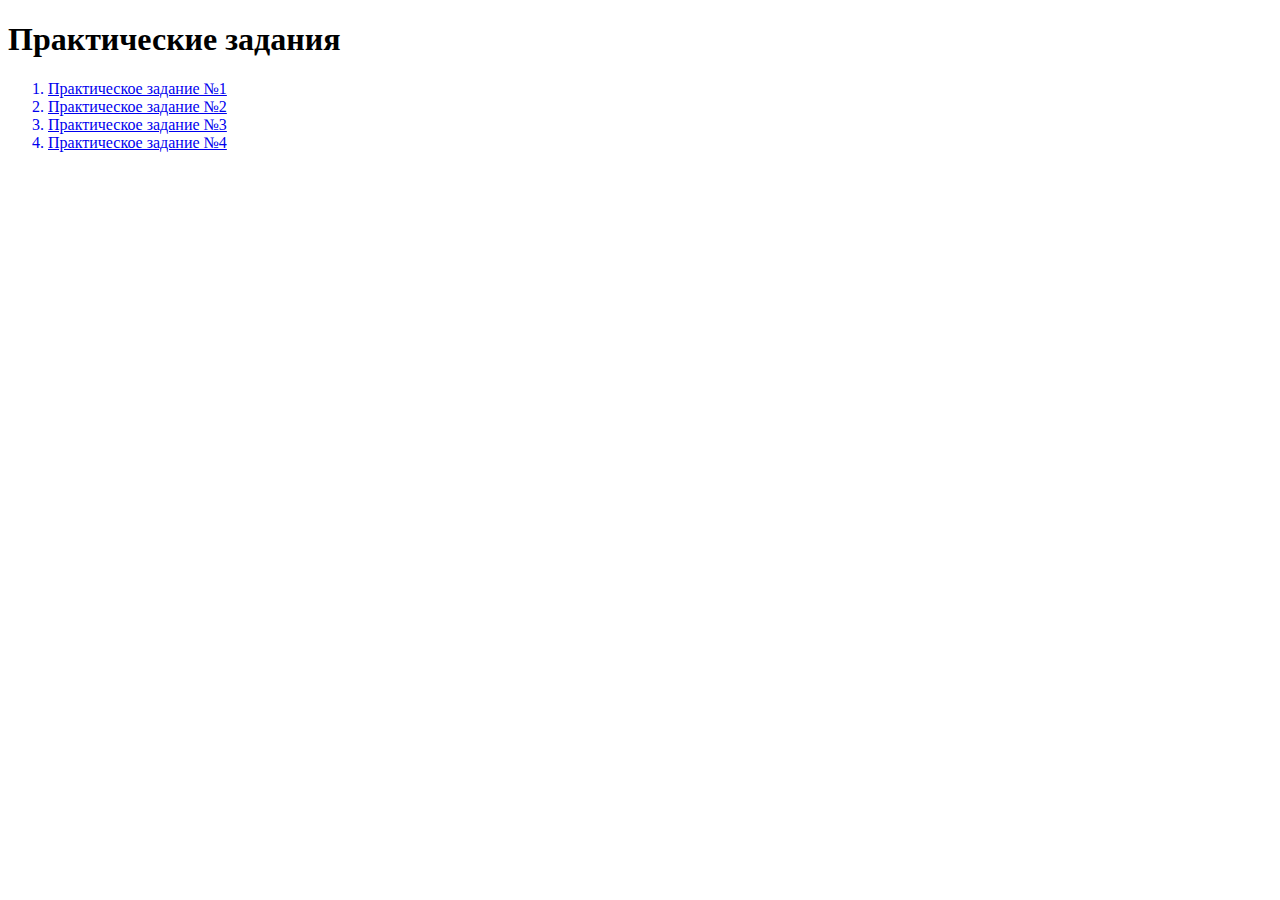
<file: index.html>
<!DOCTYPE html>
<html lang="en">
<head>
    <meta charset="UTF-8">
    <meta name="viewport" content="width=device-width, initial-scale=1.0">
    <title>ПРАКТИЧЕСКИЕ ЗАДАНИЯ</title>
</head>
<body>
    <!--
    h1 - заголовок
    ol - нумерованный список
    li - элемент списка
    a- ссылка
    Ctrl +/- -комментарий
    -->
    <h1>Практические задания</h1>
    <ol>
        <a href="task1/task1.html"> 
            <li>Практическое задание №1</li> 
        </a>
        <a href="task2/task2.html"> 
            <li>Практическое задание №2</li> 
        </a>
        <a href="task3/task3.html"> 
            <li>Практическое задание №3</li> 
        </a>
        <a href="task4/task4.html"> 
            <li>Практическое задание №4</li> 
        </a>
    </ol>

</body>

</html>
</file>
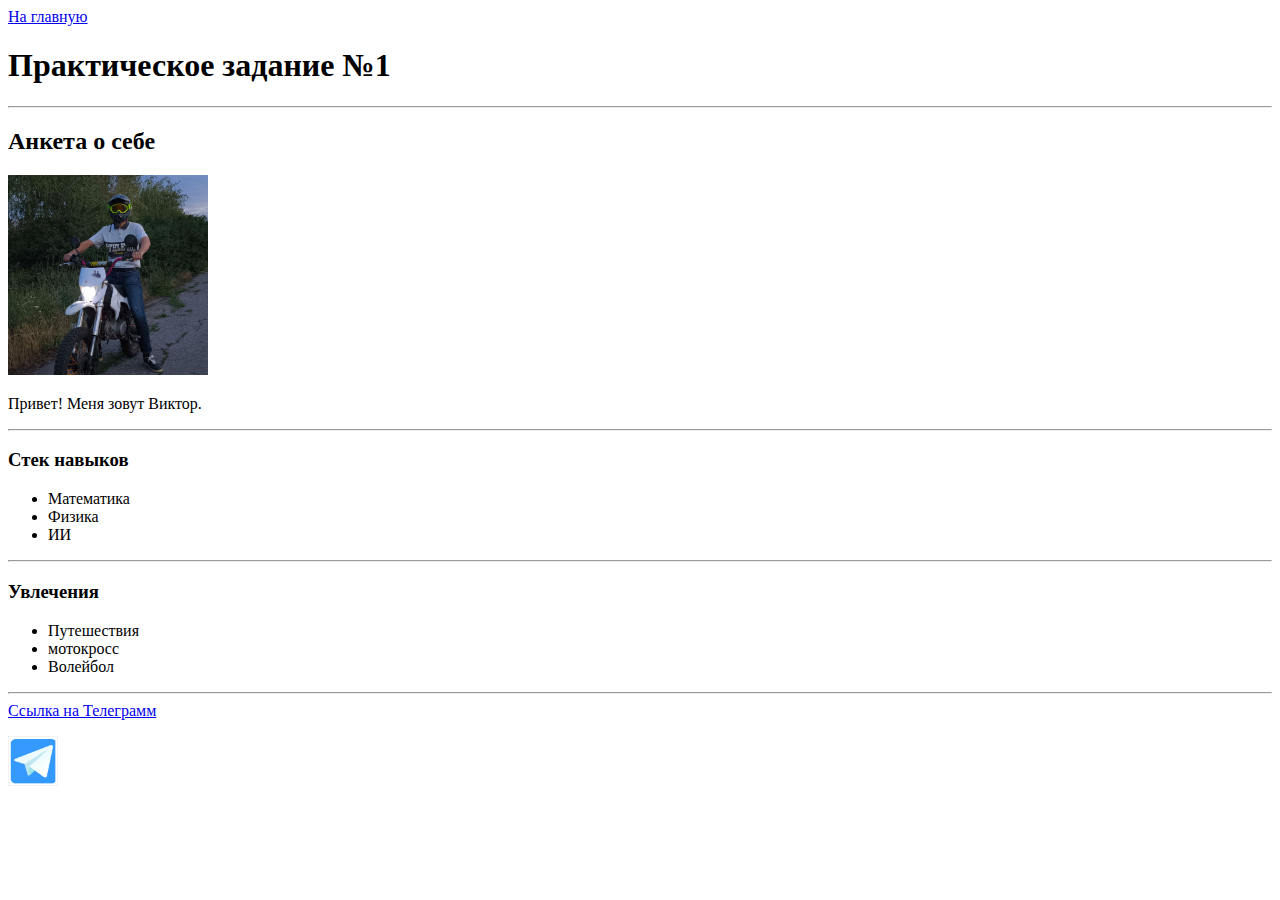
<file: task1/task1.html>
<!DOCTYPE html>
<html lang="en">

<head>
    <meta charset="UTF-8">
    <meta name="viewport" content="width=device-width, initial-scale=1.0">
    <title>Практическое задание №1</title>
</head>

<body>
    <a href="../index.html"> На главную </a>
    <h1>Практическое задание №1</h1>
    <hr>
    <h2>Анкета о себе</h2>
    <img src="IM.jpg" alt="Изображение" width="200px">
    <p>Привет! Меня зовут Виктор.</p>
    <hr>
    <h3>Стек навыков</h3>
    <ul>
        <li>Математика</li>
        <li>Физика</li>
        <li>ИИ</li>
    </ul>
    <hr>
    <h3>Увлечения</h3>
    <ul>
        <li>Путешествия</li>
        <li>мотокросс</li>
        <li>Волейбол</li>
    </ul>
    <hr>
    <a href="https://t.me/index"> Ссылка на Телеграмм
        <p></p>
        <img src="t.png" alt="Ссылка на Телеграмм" width="50px">
    </a>

</body>


</html>
</file>
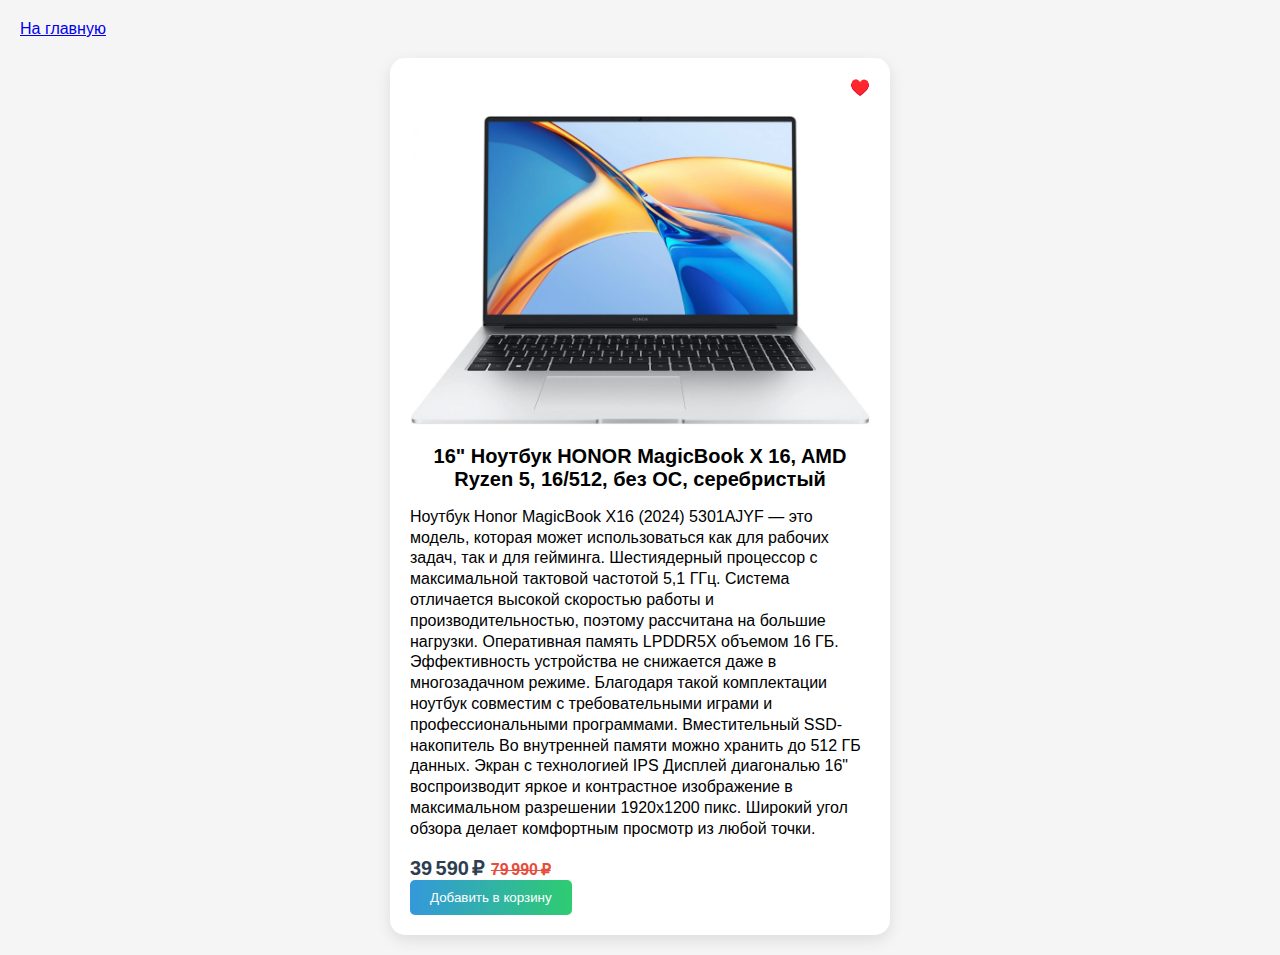
<file: task2/task2.html>
<!DOCTYPE html>
<html lang="en">

<head>
    <meta charset="UTF-8">
    <meta name="viewport" content="width=device-width, initial-scale=1.0">
    <title>Практическое задание №2</title>
    <link rel="stylesheet" href="style2.css">
</head>

<body>
    <a class="back-to-main" href="../index.html"> На главную </a>
    <div class="card">
         <p class="favorite">
            <a href="#">♥️</a>
        </p>
        <br>
        <img src="optimize.webp" alt="фото ноутбука">
        <h3>16" Ноутбук HONOR MagicBook X 16, AMD Ryzen 5, 16/512, без ОС, серебристый</h3>
        <p class="info">Ноутбук Honor MagicBook X16 (2024) 5301AJYF — это модель, которая может использоваться как для рабочих задач,
            так и для гейминга.
            Шестиядерный процессор с максимальной тактовой частотой 5,1 ГГц. Система отличается высокой скоростью работы
            и производительностью, поэтому рассчитана на большие нагрузки.
            Оперативная память LPDDR5X объемом 16 ГБ. Эффективность устройства не снижается даже в многозадачном режиме.
            Благодаря такой комплектации ноутбук совместим с требовательными играми и профессиональными программами.
            Вместительный SSD-накопитель Во внутренней памяти можно хранить до 512 ГБ данных.
            Экран с технологией IPS Дисплей диагональю 16" воспроизводит яркое и контрастное изображение в максимальном
            разрешении 1920x1200 пикс. Широкий угол обзора делает комфортным просмотр из любой точки.
        </p>
        <p class="price">39 590 ₽ <span>79 990 ₽</span></p>
        <button>Добавить в корзину</button>

    </div>


</body>

</html>
</file>
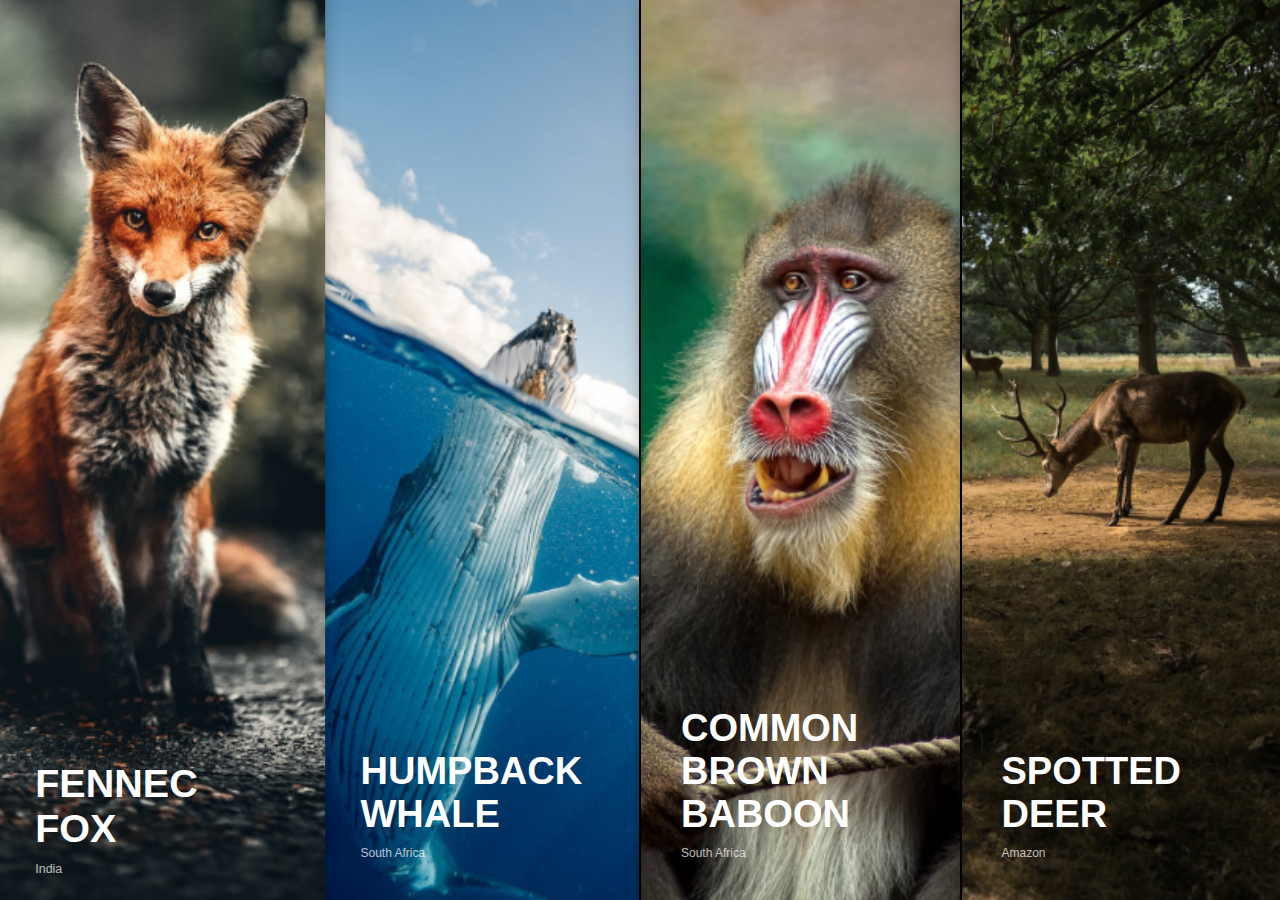
<file: task3/task3.html>
<!DOCTYPE html>
<html lang="en">

<head>
    <meta charset="UTF-8" />
    <meta name="viewport" content="width=device-width, initial-scale=1.0" />
    <title>Практическое задание №3</title>
    <link rel="stylesheet" href="task3.css" />
</head>

<body>
    <div class="container">
        <div class="card">
            <img src="images/Image.png" alt="Fennec Fox" />
            <div class="info">
                <h1>FENNEC FOX</h1>
                <p>India</p>
            </div>
        </div>

        <div class="card">
            <img src="images/Image-1.png" alt="Humpback Whale" />
            <div class="info">
                <h1>HUMPBACK WHALE</h1>
                <p>South Africa</p>
            </div>
        </div>

        <div class="card">
            <img src="images/Image-2.png" alt="Common Brown Baboon" />
            <div class="info">
                <h1>COMMON BROWN BABOON</h1>
                <p>South Africa</p>
            </div>
        </div>

        <div class="card">
            <img src="images/Image-3.png" alt="Spotted Deer" />
            <div class="info">
                <h1>SPOTTED DEER</h1>
                <p>Amazon</p>
            </div>
        </div>
    </div>
</body>

</html>
</file>
<file: task2/style2.css>
* {
    font-family: Arial;
    margin: 0;
    padding: 0;
    box-sizing: border-box;
}

.back-to-main {
    display: block;
    margin: 20px;
    width: max-content;
}

body {
    background: #f5f5f5;
}

.card {
    max-width: 500px;
    width: 100%;
    background: white;
    margin: 20px auto;
    padding: 20px;
    border-radius: 15px;
    box-shadow: 0px 5px 15px rgba(0, 0, 0, 0.1);
    transition: 0.3s;
}

.card:hover{
    transform: scale(1.05);
}

.card .favorite {
    text-align: right;
}

.card .favorite a {
    text-decoration: none;
}

.card img {
    width: 100%;
}

.card h3 {
    margin: 16px 0px;
    font-size: 20px;
    text-align: center;
}

.card .info {
    line-height: 1.3;
    /* text-align: justify; -растягивает текст по всей ширине поля */
    margin: 16px 0px;
}

.card .price {
    color: #2c3e50;
    font-weight: bold;
    font-size: 20px;
}

.card .price span{
    color: #e74c3c;
    text-decoration: line-through;
    font-size: 16px;
}
.card button{
    background: linear-gradient(to right, #3498db, #2ecc71);
    color: white;
    border: none;
    padding: 10px 20px;
    border-radius: 5px;
    cursor: pointer;
}

.card button:hover{
    filter: brightness(1.1);
}
</file>
<file: task3/task3.css>
* {
  margin: 0;
  padding: 0;
  box-sizing: border-box;
}

body {
  font-family: 'Arial', sans-serif;
  background-color: #000;
  color: white;
  min-height: 100vh;
}

.container {
  display: flex;
  gap: 2px;
  padding: 0px;
  height: 100vh;
  overflow: hidden;
 }

.card {
                              flex-direction: column;
                              justify-content: end;
                              /*border: 2px solid;*/
                              
  flex: 1;
  position: relative;
  overflow: hidden;
  border-radius: 0px;
  box-shadow: 0 4px 15px rgba(0, 0, 0, 0.3);
  transition: transform 0.3s ease;
                              /*gap: 8px;*/
}

.card:hover {
  transform: scale(1.04);
  z-index: 1;
  position: relative;
}

.card img {
  width: 100%;
  height: 100%;
  object-fit: cover;
                            /*object-position: center;*/
  display: block;
                            /*background: linear-gradient(rgba(0, 0, 0, 0), black), url(images/Image.png) ;*/
}

.info {
  position: absolute;
  bottom: 20px;
  left: 20px;
  background-color: rgba(0, 0, 0, 0.0);
  padding: 20px;
  max-width: 200px;
  border: none;
}

.info h1 {
  font-size: 38px;
  font-weight: bold;
  text-transform: uppercase;
  margin-bottom: 10px;
}

.info p {
  font-size: 12px;
  opacity: 0.7;
  font-weight: normal;
}
</file>
